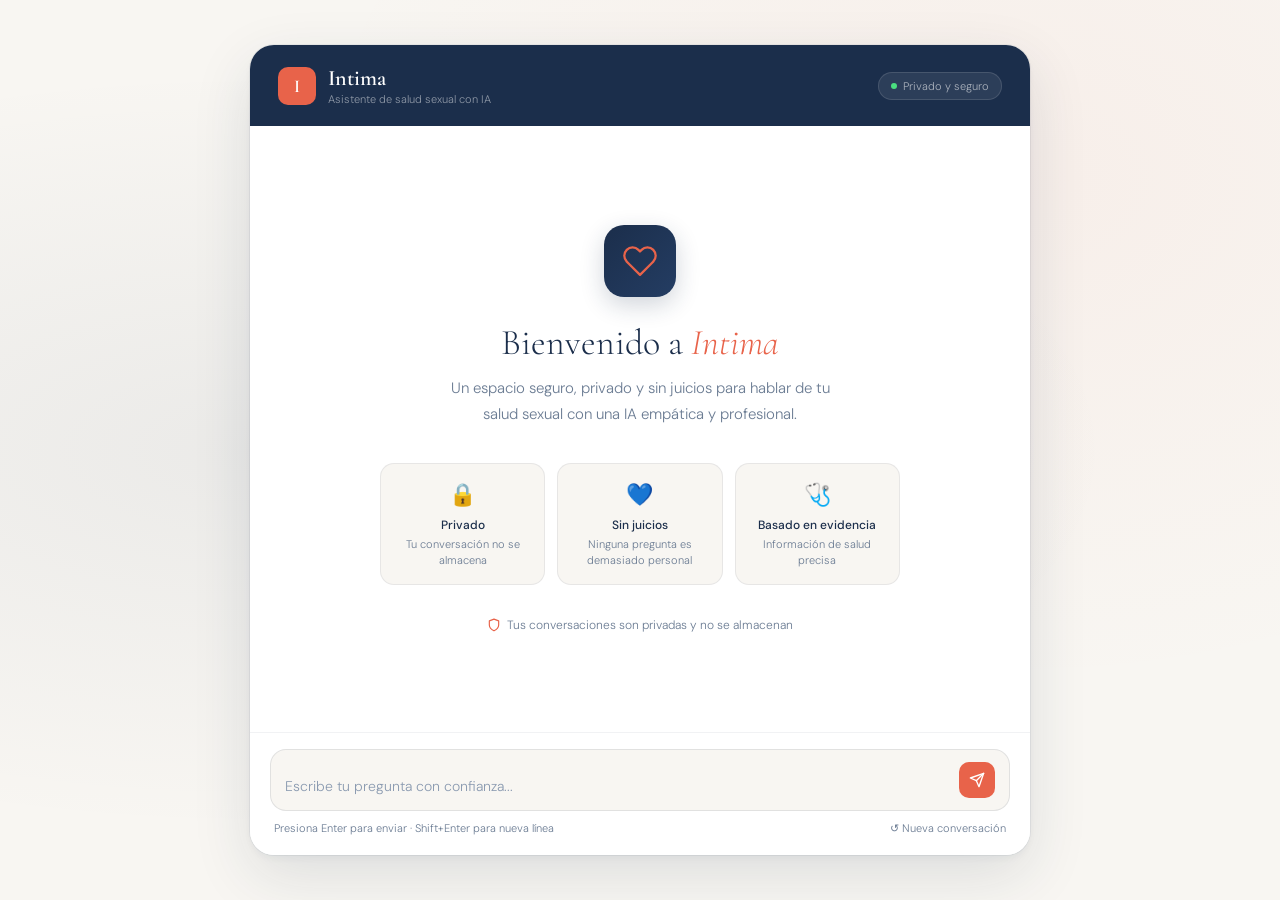
<file: index.html>
<!DOCTYPE html>
<html lang="es">
<head>
  <meta charset="UTF-8">
  <meta name="viewport" content="width=device-width, initial-scale=1.0">
  <title>Intima — Tu espacio seguro</title>
  <link href="https://fonts.googleapis.com/css2?family=Cormorant+Garamond:ital,wght@0,300;0,400;0,600;1,300;1,400&family=DM+Sans:wght@300;400;500&display=swap" rel="stylesheet">
  <style>
    *, *::before, *::after { box-sizing: border-box; margin: 0; padding: 0; }
    :root {
      --navy: #1B2E4B;
      --navy-light: #243d63;
      --coral: #E8634A;
      --coral-light: #f0856f;
      --coral-pale: #fdf0ed;
      --cream: #F8F6F2;
      --white: #ffffff;
      --gray: #8a9ab0;
      --gray-light: #eef1f5;
      --text: #2c3e52;
      --text-light: #6b7c93;
    }
    body {
      font-family: 'DM Sans', sans-serif;
      background: var(--cream);
      min-height: 100vh;
      display: flex;
      align-items: center;
      justify-content: center;
      padding: 20px;
      background-image: radial-gradient(ellipse at 20% 50%, rgba(27,46,75,0.06) 0%, transparent 60%), radial-gradient(ellipse at 80% 20%, rgba(232,99,74,0.05) 0%, transparent 50%);
    }
    .app {
      width: 100%;
      max-width: 780px;
      height: 90vh;
      max-height: 860px;
      display: flex;
      flex-direction: column;
      background: var(--white);
      border-radius: 24px;
      box-shadow: 0 4px 6px rgba(27,46,75,0.04), 0 20px 60px rgba(27,46,75,0.12), 0 0 0 1px rgba(27,46,75,0.06);
      overflow: hidden;
    }
    .header {
      background: var(--navy);
      padding: 20px 28px;
      display: flex;
      align-items: center;
      justify-content: space-between;
      flex-shrink: 0;
    }
    .header-brand { display: flex; align-items: center; gap: 12px; }
    .header-logo {
      width: 38px; height: 38px;
      background: var(--coral);
      border-radius: 10px;
      display: flex; align-items: center; justify-content: center;
      font-family: 'Cormorant Garamond', serif;
      font-size: 18px; font-weight: 600; color: white;
    }
    .header-title { font-family: 'Cormorant Garamond', serif; font-size: 22px; font-weight: 600; color: var(--white); }
    .header-subtitle { font-size: 11px; color: rgba(255,255,255,0.5); font-weight: 300; margin-top: 1px; }
    .header-badge {
      display: flex; align-items: center; gap: 6px;
      background: rgba(255,255,255,0.08);
      border: 1px solid rgba(255,255,255,0.12);
      border-radius: 20px; padding: 6px 12px;
      font-size: 11px; color: rgba(255,255,255,0.6); font-weight: 300;
    }
    .badge-dot { width: 6px; height: 6px; background: #4ade80; border-radius: 50%; animation: pulse 2s infinite; }
    @keyframes pulse { 0%, 100% { opacity: 1; } 50% { opacity: 0.4; } }
    .welcome {
      flex: 1; display: flex; flex-direction: column;
      align-items: center; justify-content: center;
      padding: 40px 28px; text-align: center;
      animation: fadeIn 0.6s ease;
    }
    .welcome-icon {
      width: 72px; height: 72px;
      background: linear-gradient(135deg, var(--navy) 0%, var(--navy-light) 100%);
      border-radius: 20px;
      display: flex; align-items: center; justify-content: center;
      margin-bottom: 24px;
      box-shadow: 0 8px 24px rgba(27,46,75,0.2);
    }
    .welcome-icon svg { width: 36px; height: 36px; stroke: var(--coral); fill: none; stroke-width: 1.5; stroke-linecap: round; stroke-linejoin: round; }
    .welcome h1 { font-family: 'Cormorant Garamond', serif; font-size: 36px; font-weight: 300; color: var(--navy); margin-bottom: 12px; }
    .welcome h1 em { font-style: italic; color: var(--coral); }
    .welcome p { font-size: 15px; color: var(--text-light); line-height: 1.7; max-width: 380px; margin-bottom: 36px; font-weight: 300; }
    .welcome-cards { display: grid; grid-template-columns: repeat(3, 1fr); gap: 12px; width: 100%; max-width: 520px; margin-bottom: 32px; }
    .welcome-card {
      background: var(--cream); border: 1px solid rgba(27,46,75,0.08);
      border-radius: 14px; padding: 16px 12px; text-align: center;
      transition: all 0.2s ease;
    }
    .welcome-card:hover { border-color: rgba(232,99,74,0.3); background: var(--coral-pale); transform: translateY(-2px); }
    .card-icon { font-size: 22px; margin-bottom: 8px; }
    .card-title { font-size: 12px; font-weight: 500; color: var(--navy); margin-bottom: 4px; }
    .card-desc { font-size: 11px; color: var(--text-light); line-height: 1.4; font-weight: 300; }
    .welcome-privacy { display: flex; align-items: center; gap: 6px; font-size: 12px; color: var(--text-light); font-weight: 300; }
    .welcome-privacy svg { width: 14px; height: 14px; stroke: var(--coral); fill: none; stroke-width: 2; }
    .messages { flex: 1; overflow-y: auto; padding: 24px 28px; display: flex; flex-direction: column; gap: 16px; scroll-behavior: smooth; }
    .messages::-webkit-scrollbar { width: 4px; }
    .messages::-webkit-scrollbar-track { background: transparent; }
    .messages::-webkit-scrollbar-thumb { background: var(--gray-light); border-radius: 2px; }
    .message { display: flex; gap: 10px; animation: slideUp 0.3s ease; max-width: 85%; }
    @keyframes slideUp { from { opacity: 0; transform: translateY(10px); } to { opacity: 1; transform: translateY(0); } }
    .message.user { align-self: flex-end; flex-direction: row-reverse; }
    .message-avatar { width: 32px; height: 32px; border-radius: 10px; flex-shrink: 0; display: flex; align-items: center; justify-content: center; font-size: 13px; }
    .message.ai .message-avatar { background: var(--navy); color: var(--coral); font-family: 'Cormorant Garamond', serif; font-size: 15px; }
    .message.user .message-avatar { background: var(--coral-pale); color: var(--coral); }
    .message-bubble { padding: 12px 16px; border-radius: 16px; font-size: 14px; line-height: 1.6; font-weight: 300; }
    .message.ai .message-bubble { background: var(--gray-light); color: var(--text); border-bottom-left-radius: 4px; }
    .message.user .message-bubble { background: var(--navy); color: var(--white); border-bottom-right-radius: 4px; }
    .typing { display: flex; gap: 10px; align-items: center; animation: slideUp 0.3s ease; }
    .typing-avatar { width: 32px; height: 32px; border-radius: 10px; background: var(--navy); display: flex; align-items: center; justify-content: center; color: var(--coral); font-family: 'Cormorant Garamond', serif; font-size: 15px; flex-shrink: 0; }
    .typing-dots { background: var(--gray-light); border-radius: 16px; border-bottom-left-radius: 4px; padding: 14px 18px; display: flex; gap: 5px; align-items: center; }
    .typing-dots span { width: 6px; height: 6px; background: var(--gray); border-radius: 50%; animation: bounce 1.2s infinite; }
    .typing-dots span:nth-child(2) { animation-delay: 0.2s; }
    .typing-dots span:nth-child(3) { animation-delay: 0.4s; }
    @keyframes bounce { 0%, 60%, 100% { transform: translateY(0); } 30% { transform: translateY(-5px); } }
    .input-area { padding: 16px 20px 20px; background: var(--white); border-top: 1px solid rgba(27,46,75,0.06); flex-shrink: 0; }
    .input-wrapper { display: flex; align-items: flex-end; gap: 10px; background: var(--cream); border: 1.5px solid rgba(27,46,75,0.1); border-radius: 16px; padding: 12px 14px; transition: border-color 0.2s ease; }
    .input-wrapper:focus-within { border-color: var(--coral); background: var(--white); }
    textarea { flex: 1; background: none; border: none; outline: none; resize: none; font-family: 'DM Sans', sans-serif; font-size: 14px; font-weight: 300; color: var(--text); line-height: 1.5; max-height: 120px; min-height: 22px; }
    textarea::placeholder { color: var(--gray); }
    .send-btn { width: 36px; height: 36px; background: var(--coral); border: none; border-radius: 10px; cursor: pointer; display: flex; align-items: center; justify-content: center; flex-shrink: 0; transition: all 0.2s ease; }
    .send-btn:hover { background: var(--coral-light); transform: scale(1.05); }
    .send-btn:disabled { background: var(--gray-light); cursor: not-allowed; transform: none; }
    .send-btn svg { width: 16px; height: 16px; stroke: white; fill: none; stroke-width: 2; stroke-linecap: round; stroke-linejoin: round; }
    .input-footer { display: flex; align-items: center; justify-content: space-between; margin-top: 10px; padding: 0 4px; }
    .input-hint { font-size: 11px; color: var(--text-light); font-weight: 300; }
    .clear-btn { background: none; border: none; cursor: pointer; font-size: 11px; color: var(--text-light); font-family: 'DM Sans', sans-serif; font-weight: 300; transition: color 0.2s; display: flex; align-items: center; gap: 4px; }
    .clear-btn:hover { color: var(--coral); }
    @keyframes fadeIn { from { opacity: 0; transform: translateY(8px); } to { opacity: 1; transform: translateY(0); } }
    @media (max-width: 600px) { body { padding: 0; } .app { height: 100vh; max-height: none; border-radius: 0; } .welcome-cards { grid-template-columns: 1fr; max-width: 280px; } .welcome h1 { font-size: 28px; } }
    .hidden { display: none !important; }
  </style>
</head>
<body>
  <div class="app">
    <div class="header">
      <div class="header-brand">
        <div class="header-logo">I</div>
        <div>
          <div class="header-title">Intima</div>
          <div class="header-subtitle">Asistente de salud sexual con IA</div>
        </div>
      </div>
      <div class="header-badge">
        <div class="badge-dot"></div>
        Privado y seguro
      </div>
    </div>
    <div class="welcome" id="welcome">
      <div class="welcome-icon">
        <svg viewBox="0 0 24 24">
          <path d="M20.84 4.61a5.5 5.5 0 0 0-7.78 0L12 5.67l-1.06-1.06a5.5 5.5 0 0 0-7.78 7.78l1.06 1.06L12 21.23l7.78-7.78 1.06-1.06a5.5 5.5 0 0 0 0-7.78z"/>
        </svg>
      </div>
      <h1>Bienvenido a <em>Intima</em></h1>
      <p>Un espacio seguro, privado y sin juicios para hablar de tu salud sexual con una IA empática y profesional.</p>
      <div class="welcome-cards">
        <div class="welcome-card">
          <div class="card-icon">🔒</div>
          <div class="card-title">Privado</div>
          <div class="card-desc">Tu conversación no se almacena</div>
        </div>
        <div class="welcome-card">
          <div class="card-icon">💙</div>
          <div class="card-title">Sin juicios</div>
          <div class="card-desc">Ninguna pregunta es demasiado personal</div>
        </div>
        <div class="welcome-card">
          <div class="card-icon">🩺</div>
          <div class="card-title">Basado en evidencia</div>
          <div class="card-desc">Información de salud precisa</div>
        </div>
      </div>
      <div class="welcome-privacy">
        <svg viewBox="0 0 24 24" stroke-linecap="round" stroke-linejoin="round">
          <path d="M12 22s8-4 8-10V5l-8-3-8 3v7c0 6 8 10 8 10z"/>
        </svg>
        Tus conversaciones son privadas y no se almacenan
      </div>
    </div>
    <div class="messages hidden" id="messages"></div>
    <div class="input-area">
      <div class="input-wrapper">
        <textarea id="input" placeholder="Escribe tu pregunta con confianza..." rows="1"></textarea>
        <button class="send-btn" id="sendBtn">
          <svg viewBox="0 0 24 24"><line x1="22" y1="2" x2="11" y2="13"/><polygon points="22 2 15 22 11 13 2 9 22 2"/></svg>
        </button>
      </div>
      <div class="input-footer">
        <span class="input-hint">Presiona Enter para enviar · Shift+Enter para nueva línea</span>
        <button class="clear-btn" id="clearBtn">↺ Nueva conversación</button>
      </div>
    </div>
  </div>
  <script>
    const welcome = document.getElementById('welcome');
    const messagesEl = document.getElementById('messages');
    const input = document.getElementById('input');
    const sendBtn = document.getElementById('sendBtn');
    const clearBtn = document.getElementById('clearBtn');
    let isFirstMessage = true;
    input.addEventListener('input', () => { input.style.height = 'auto'; input.style.height = Math.min(input.scrollHeight, 120) + 'px'; });
    input.addEventListener('keydown', (e) => { if (e.key === 'Enter' && !e.shiftKey) { e.preventDefault(); sendMessage(); } });
    sendBtn.addEventListener('click', sendMessage);
    clearBtn.addEventListener('click', clearChat);
    function showMessages() { if (isFirstMessage) { welcome.classList.add('hidden'); messagesEl.classList.remove('hidden'); isFirstMessage = false; } }
    function addMessage(text, role) {
      showMessages();
      const msg = document.createElement('div');
      msg.className = `message ${role}`;
      const avatar = document.createElement('div');
      avatar.className = 'message-avatar';
      avatar.textContent = role === 'ai' ? 'I' : '👤';
      const bubble = document.createElement('div');
      bubble.className = 'message-bubble';
      bubble.textContent = text;
      msg.appendChild(avatar);
      msg.appendChild(bubble);
      messagesEl.appendChild(msg);
      messagesEl.scrollTop = messagesEl.scrollHeight;
    }
    function showTyping() {
      showMessages();
      const typing = document.createElement('div');
      typing.className = 'typing';
      typing.id = 'typing';
      typing.innerHTML = `<div class="typing-avatar">I</div><div class="typing-dots"><span></span><span></span><span></span></div>`;
      messagesEl.appendChild(typing);
      messagesEl.scrollTop = messagesEl.scrollHeight;
    }
    function hideTyping() { const t = document.getElementById('typing'); if (t) t.remove(); }
    async function sendMessage() {
      const text = input.value.trim();
      if (!text) return;
      input.value = '';
      input.style.height = 'auto';
      sendBtn.disabled = true;
      addMessage(text, 'user');
      showTyping();
      try {
        const res = await fetch('/chat', { method: 'POST', headers: { 'Content-Type': 'application/json' }, body: JSON.stringify({ message: text }) });
        const data = await res.json();
        hideTyping();
        addMessage(data.response || data.error, 'ai');
      } catch (err) {
        hideTyping();
        addMessage('Lo siento, hubo un error de conexión. Por favor intenta de nuevo.', 'ai');
      }
      sendBtn.disabled = false;
      input.focus();
    }
    async function clearChat() {
      if (!confirm('¿Deseas iniciar una nueva conversación?')) return;
      await fetch('/clear_history', { method: 'POST' });
      messagesEl.innerHTML = '';
      messagesEl.classList.add('hidden');
      welcome.classList.remove('hidden');
      isFirstMessage = true;
    }
  </script>
</body>
</html>
</file>
